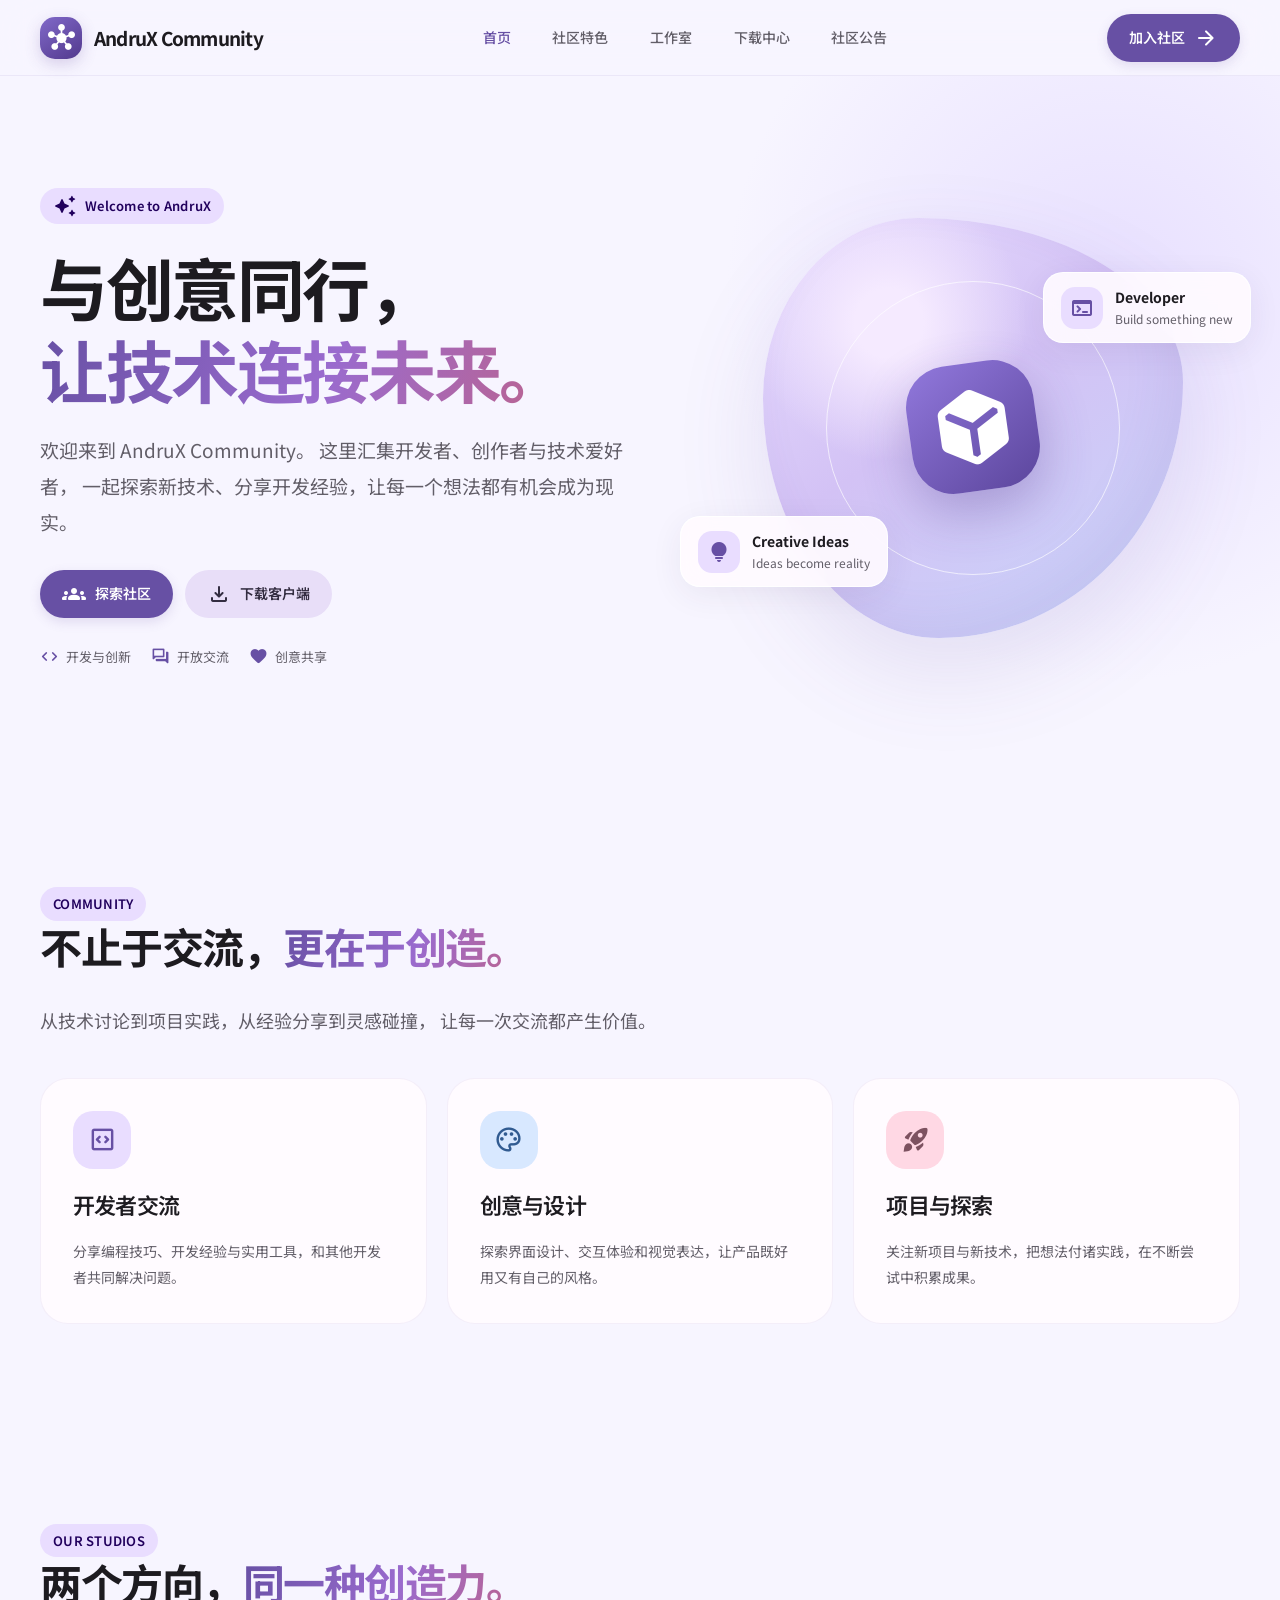
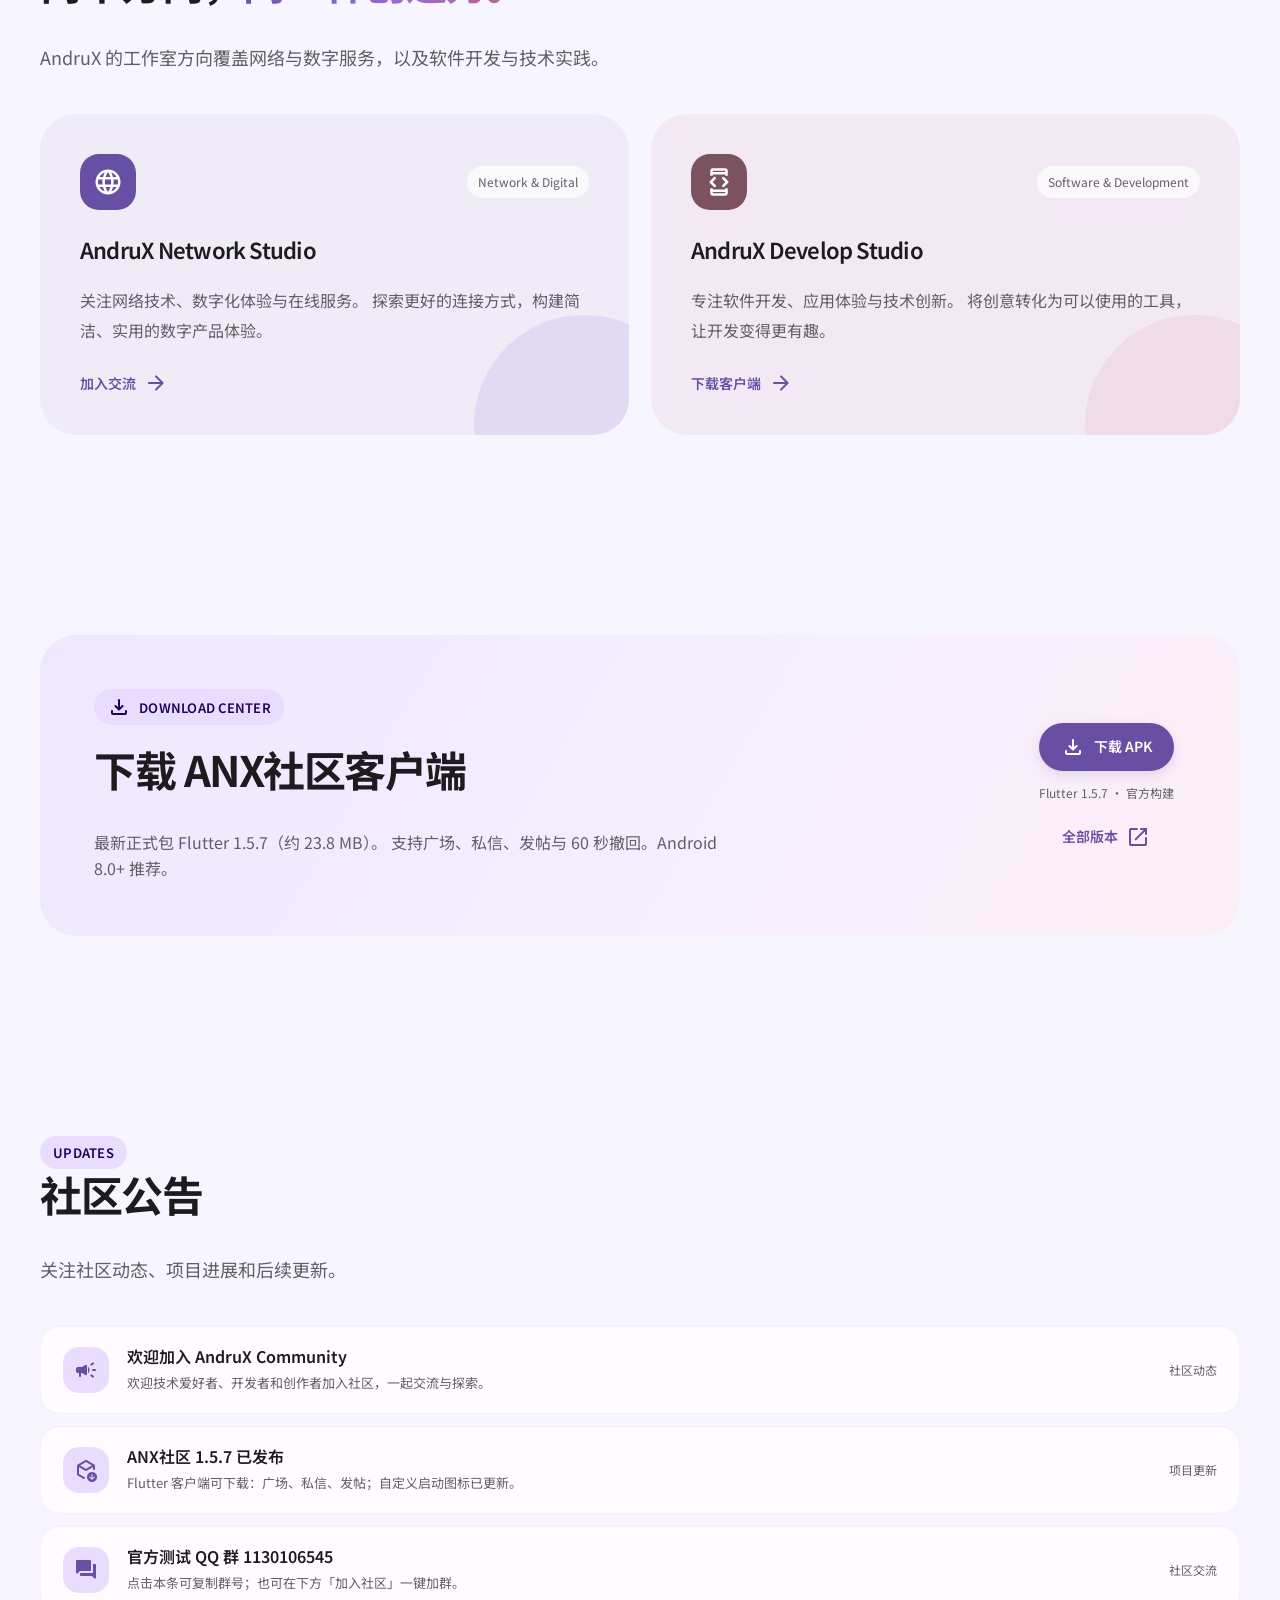
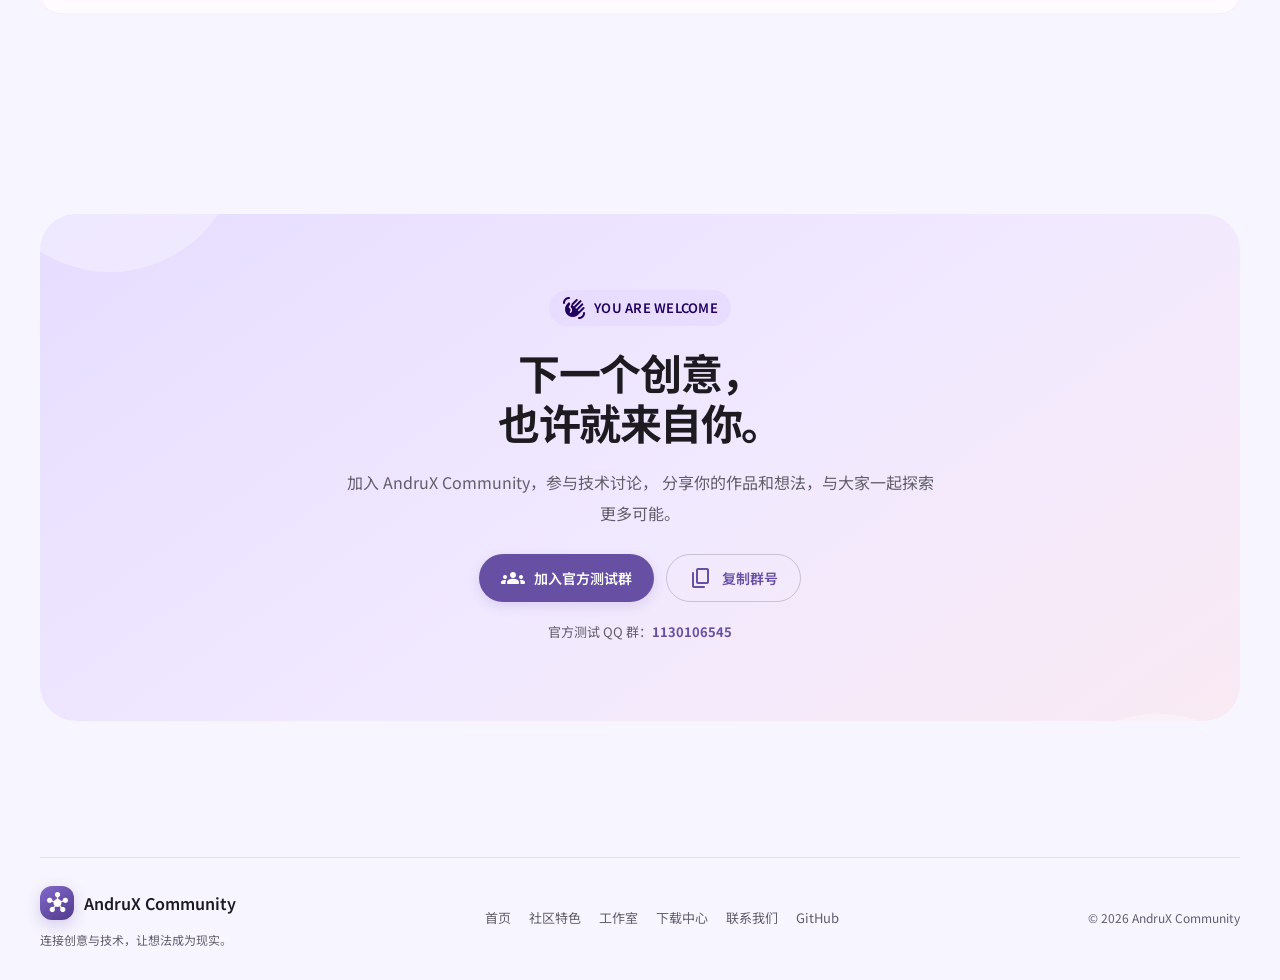
<file: index.html>
<!DOCTYPE html>
<html lang="zh-CN">
<head>
<meta charset="UTF-8">
<meta name="viewport" content="width=device-width, initial-scale=1, viewport-fit=cover">
<meta name="theme-color" content="#f7f5ff">
<meta name="description" content="AndruX Community — 连接开发者、分享创意、探索技术。ANX社区客户端下载与官方测试群。">
<title>AndruX Community — 与创意同行</title>

<link rel="preconnect" href="https://fonts.googleapis.com">
<link rel="preconnect" href="https://fonts.gstatic.com" crossorigin>
<link href="https://fonts.googleapis.com/css2?family=Google+Sans:wght@400;500;600;700&family=Noto+Sans+SC:wght@400;500;600;700&family=Material+Symbols+Rounded:opsz,wght,FILL,GRAD@20..48,400,0..1,0" rel="stylesheet">

<style>
:root {
  color-scheme: light;
  --primary: #6750a4;
  --on-primary: #ffffff;
  --primary-container: #e9ddff;
  --on-primary-container: #21005d;
  --secondary: #625b71;
  --secondary-container: #e8def8;
  --tertiary: #7d5260;
  --tertiary-container: #ffd8e4;
  --bg: #f7f5ff;
  --surface: #fffbff;
  --surface-container: #f0ecf7;
  --surface-high: #eae6f0;
  --outline: #797582;
  --text: #1d1b20;
  --text-secondary: #625e68;
  --radius-sm: 12px;
  --radius-md: 20px;
  --radius-lg: 28px;
  --radius-xl: 36px;
  --page-width: 1200px;
  --page-padding: clamp(16px, 4vw, 36px);
  --header-height: 76px;
  --shadow: 0 8px 32px rgba(54, 40, 85, .07);
}

* { box-sizing: border-box; }

html {
  scroll-behavior: smooth;
  scroll-padding-top: calc(var(--header-height) + 20px);
  -webkit-text-size-adjust: 100%;
  text-size-adjust: 100%;
}

body {
  margin: 0;
  min-width: 320px;
  background: var(--bg);
  color: var(--text);
  font-family: "Google Sans", "Noto Sans SC", sans-serif;
  font-size: 16px;
  line-height: 1.65;
  overflow-wrap: anywhere;
  -webkit-tap-highlight-color: transparent;
}

body.menu-open { overflow: hidden; }

img, svg, video, canvas { display: block; max-width: 100%; }

button, input, textarea, select { font: inherit; }
button, a { touch-action: manipulation; }
a { color: inherit; text-decoration: none; }
button { color: inherit; }

button:focus-visible,
a:focus-visible {
  outline: 3px solid var(--primary);
  outline-offset: 4px;
}

.material-symbols-rounded {
  font-family: "Material Symbols Rounded";
  font-weight: normal;
  font-style: normal;
  font-size: 24px;
  line-height: 1;
  display: inline-flex;
  white-space: nowrap;
  direction: ltr;
  font-feature-settings: "liga";
  -webkit-font-feature-settings: "liga";
  -webkit-font-smoothing: antialiased;
  user-select: none;
  flex-shrink: 0;
  font-variation-settings: "FILL" 0, "wght" 400, "GRAD" 0, "opsz" 24;
}

.material-symbols-rounded.fill {
  font-variation-settings: "FILL" 1, "wght" 400, "GRAD" 0, "opsz" 24;
}

.container {
  width: min(var(--page-width), calc(100% - var(--page-padding) * 2));
  margin-inline: auto;
}

.section { padding-block: clamp(56px, 8vw, 100px); }

.section-heading {
  max-width: 720px;
  margin-bottom: clamp(24px, 4vw, 42px);
}

.eyebrow {
  display: inline-flex;
  align-items: center;
  gap: 8px;
  padding: 6px 13px;
  border-radius: 999px;
  background: var(--primary-container);
  color: var(--on-primary-container);
  font-size: 13px;
  font-weight: 600;
  letter-spacing: .02em;
}

h1, h2, h3, p { margin-top: 0; }
h1, h2, h3 {
  line-height: 1.2;
  letter-spacing: -.035em;
  text-wrap: balance;
}
h1 { font-size: clamp(36px, 6vw, 68px); font-weight: 700; }
h2 { font-size: clamp(28px, 4vw, 42px); font-weight: 700; }
h3 { font-size: clamp(18px, 2vw, 22px); font-weight: 600; }
p { color: var(--text-secondary); }

.section-description {
  font-size: clamp(15px, 1.5vw, 18px);
  max-width: 650px;
}

.gradient-text {
  color: var(--primary);
  background: linear-gradient(110deg, #6750a4, #9a6bce 55%, #bd638b);
  -webkit-background-clip: text;
  background-clip: text;
  -webkit-text-fill-color: transparent;
}

.header {
  position: sticky;
  top: 0;
  z-index: 100;
  height: var(--header-height);
  padding-top: env(safe-area-inset-top);
  background: rgba(247, 245, 255, .88);
  border-bottom: 1px solid rgba(103, 80, 164, .08);
  backdrop-filter: blur(24px);
  -webkit-backdrop-filter: blur(24px);
}

.nav {
  height: 100%;
  display: flex;
  align-items: center;
  justify-content: space-between;
  gap: 20px;
}

.brand {
  display: inline-flex;
  align-items: center;
  gap: 12px;
  min-width: 0;
  font-weight: 700;
  font-size: 19px;
  letter-spacing: -.04em;
}

.brand-logo {
  width: 42px;
  height: 42px;
  border-radius: 15px;
  display: grid;
  place-items: center;
  flex-shrink: 0;
  color: white;
  background: linear-gradient(145deg, #8169c9, #52398d);
  box-shadow: 0 5px 15px rgba(103, 80, 164, .24);
}

.brand-logo .material-symbols-rounded { font-size: 27px; }

.nav-links {
  display: flex;
  align-items: center;
  gap: clamp(10px, 2vw, 28px);
}

.nav-link {
  display: inline-flex;
  align-items: center;
  min-height: 44px;
  padding: 0 8px;
  color: var(--text-secondary);
  font-size: 14px;
  font-weight: 500;
  white-space: nowrap;
  transition: color .2s;
}

.nav-link:hover,
.nav-link.active { color: var(--primary); }

.nav-actions {
  display: flex;
  align-items: center;
  gap: 10px;
}

.button {
  display: inline-flex;
  align-items: center;
  justify-content: center;
  gap: 9px;
  min-height: 48px;
  padding: 0 22px;
  border: 0;
  border-radius: 999px;
  font-size: 14px;
  font-weight: 600;
  cursor: pointer;
  transition: transform .2s, box-shadow .2s, background .2s;
  white-space: normal;
  text-align: center;
}

.button:hover { transform: translateY(-2px); }
.button:active { transform: scale(.97); }
.button:disabled {
  opacity: .6;
  cursor: not-allowed;
  transform: none;
}

.button-primary {
  background: var(--primary);
  color: white;
  box-shadow: 0 4px 12px rgba(103, 80, 164, .16);
}

.button-primary:hover {
  background: #59438f;
  box-shadow: 0 8px 20px rgba(103, 80, 164, .22);
}

.button-tonal {
  background: var(--secondary-container);
  color: #332d41;
}

.button-outline {
  background: transparent;
  border: 1px solid #c8c2d1;
  color: var(--primary);
}

.icon-button {
  width: 46px;
  height: 46px;
  border: 0;
  border-radius: 50%;
  display: grid;
  place-items: center;
  background: transparent;
  cursor: pointer;
}

.icon-button:hover { background: var(--surface-high); }
.menu-toggle { display: none; }

.hero {
  position: relative;
  isolation: isolate;
  overflow: hidden;
  padding-block: clamp(55px, 9vw, 112px) clamp(65px, 10vw, 120px);
}

.hero::before {
  content: "";
  position: absolute;
  z-index: -1;
  width: min(65vw, 800px);
  aspect-ratio: 1;
  top: -25%;
  right: -18%;
  border-radius: 50%;
  background: radial-gradient(circle, rgba(214, 199, 255, .48), rgba(247, 245, 255, 0) 68%);
  pointer-events: none;
}

.hero-grid {
  display: grid;
  grid-template-columns: minmax(0, 1.05fr) minmax(0, .95fr);
  align-items: center;
  gap: clamp(30px, 6vw, 80px);
}

.hero-copy { min-width: 0; }
.hero-copy h1 { margin-block: 22px; max-width: 700px; }
.hero-copy > p {
  max-width: 590px;
  font-size: clamp(16px, 1.7vw, 19px);
  line-height: 1.9;
}

.hero-buttons {
  display: flex;
  align-items: center;
  flex-wrap: wrap;
  gap: 12px;
  margin-top: 30px;
}

.hero-meta {
  display: flex;
  flex-wrap: wrap;
  gap: 20px;
  margin-top: 28px;
  color: var(--text-secondary);
  font-size: 13px;
}

.hero-meta span {
  display: inline-flex;
  align-items: center;
  gap: 7px;
}

.hero-meta .material-symbols-rounded {
  font-size: 19px;
  color: var(--primary);
}

.hero-art {
  position: relative;
  min-width: 0;
  min-height: 390px;
  display: grid;
  place-items: center;
}

.art-orb {
  position: relative;
  width: min(100%, 420px);
  aspect-ratio: 1;
  border-radius: 37% 63% 58% 42% / 43% 39% 61% 57%;
  background:
    radial-gradient(circle at 30% 25%, #f5eaff 0 8%, transparent 32%),
    linear-gradient(145deg, #e8ddff, #d3c2f5 45%, #c8d5fa);
  animation: orb-morph 12s ease-in-out infinite alternate;
  box-shadow: inset -16px -18px 45px rgba(96, 70, 151, .08),
              0 35px 90px rgba(103, 80, 164, .13);
}

.orb-inner {
  position: absolute;
  inset: 15%;
  border-radius: 50%;
  border: 1px solid rgba(255, 255, 255, .65);
  display: grid;
  place-items: center;
}

.orb-symbol {
  width: 44%;
  aspect-ratio: 1;
  border-radius: 32%;
  display: grid;
  place-items: center;
  color: white;
  background: linear-gradient(145deg, #9178dc, #5c469d);
  box-shadow: 0 20px 50px rgba(77, 52, 137, .3);
  transform: rotate(-8deg);
}

.orb-symbol .material-symbols-rounded {
  font-size: clamp(48px, 8vw, 90px);
}

.float-card {
  position: absolute;
  display: flex;
  align-items: center;
  gap: 12px;
  padding: 13px 17px;
  border-radius: 20px;
  background: rgba(255, 251, 255, .91);
  border: 1px solid rgba(255, 255, 255, .85);
  box-shadow: var(--shadow);
  backdrop-filter: blur(14px);
  -webkit-backdrop-filter: blur(14px);
  animation: float 5s ease-in-out infinite;
}

.float-card .material-symbols-rounded {
  width: 42px;
  height: 42px;
  display: grid;
  place-items: center;
  border-radius: 14px;
  background: var(--primary-container);
  color: var(--primary);
}

.float-card strong { display: block; font-size: 14px; }
.float-card small { display: block; color: var(--text-secondary); font-size: 12px; }
.float-card.card-one { top: 13%; right: -2%; }
.float-card.card-two { bottom: 12%; left: -5%; animation-delay: -2.5s; }

.features-grid {
  display: grid;
  grid-template-columns: repeat(3, minmax(0, 1fr));
  gap: 20px;
}

.feature-card {
  min-width: 0;
  padding: clamp(22px, 3vw, 32px);
  border: 1px solid rgba(103, 80, 164, .07);
  border-radius: var(--radius-lg);
  background: var(--surface);
  transition: transform .25s, box-shadow .25s;
}

.feature-card:hover {
  transform: translateY(-5px);
  box-shadow: var(--shadow);
}

.feature-icon {
  width: 58px;
  height: 58px;
  display: grid;
  place-items: center;
  margin-bottom: 22px;
  border-radius: 20px;
  background: var(--primary-container);
  color: var(--primary);
}

.feature-icon .material-symbols-rounded { font-size: 29px; }
.feature-card:nth-child(2) .feature-icon { background: #d8e8ff; color: #315b91; }
.feature-card:nth-child(3) .feature-icon { background: var(--tertiary-container); color: var(--tertiary); }
.feature-card p { margin-bottom: 0; font-size: 14px; line-height: 1.85; }

.studio-grid {
  display: grid;
  grid-template-columns: repeat(2, minmax(0, 1fr));
  gap: 22px;
}

.studio-card {
  position: relative;
  isolation: isolate;
  overflow: hidden;
  min-width: 0;
  padding: clamp(25px, 4vw, 40px);
  border-radius: var(--radius-xl);
  background: var(--surface-container);
}

.studio-card::after {
  content: "";
  position: absolute;
  z-index: -1;
  width: 220px;
  aspect-ratio: 1;
  right: -65px;
  bottom: -100px;
  border-radius: 50%;
  background: rgba(175, 153, 235, .22);
}

.studio-card:nth-child(2) { background: #f2e9f5; }
.studio-card:nth-child(2)::after { background: rgba(230, 168, 199, .22); }

.studio-top {
  display: flex;
  align-items: center;
  justify-content: space-between;
  gap: 16px;
  margin-bottom: 26px;
}

.studio-logo {
  width: 56px;
  height: 56px;
  display: grid;
  place-items: center;
  border-radius: 19px;
  background: var(--primary);
  color: white;
}

.studio-card:nth-child(2) .studio-logo { background: var(--tertiary); }
.studio-logo .material-symbols-rounded { font-size: 30px; }

.studio-tag {
  padding: 6px 11px;
  border-radius: 999px;
  background: rgba(255,255,255,.7);
  color: var(--text-secondary);
  font-size: 12px;
}

.studio-card p { line-height: 1.9; }

.text-link {
  display: inline-flex;
  align-items: center;
  gap: 8px;
  color: var(--primary);
  font-weight: 600;
  font-size: 14px;
  margin-top: 10px;
}

.download-panel {
  display: grid;
  grid-template-columns: minmax(0, 1fr) auto;
  align-items: center;
  gap: 30px;
  padding: clamp(26px, 5vw, 54px);
  border-radius: var(--radius-xl);
  background: linear-gradient(120deg, #eee7ff, #f6efff 60%, #fceef5);
  overflow: hidden;
}

.download-panel h2 { margin-top: 18px; }
.download-panel p { max-width: 650px; margin-bottom: 0; }

.download-action {
  display: flex;
  flex-direction: column;
  align-items: center;
  gap: 12px;
  min-width: 160px;
}

.download-action small {
  color: var(--text-secondary);
  font-size: 12px;
  text-align: center;
}

.news-list { display: grid; gap: 12px; }

.news-item {
  display: grid;
  grid-template-columns: auto minmax(0, 1fr) auto;
  align-items: center;
  gap: 18px;
  padding: 20px 22px;
  border-radius: var(--radius-md);
  background: var(--surface);
  border: 1px solid rgba(103, 80, 164, .06);
  transition: background .2s, transform .2s;
  cursor: default;
}

.news-item:hover {
  background: #f1ebff;
  transform: translateX(3px);
}

.news-icon {
  width: 46px;
  height: 46px;
  border-radius: 16px;
  display: grid;
  place-items: center;
  color: var(--primary);
  background: var(--primary-container);
}

.news-item h3 { margin-bottom: 5px; font-size: 16px; letter-spacing: 0; }
.news-item p { margin-bottom: 0; font-size: 13px; }
.news-date { color: var(--text-secondary); font-size: 12px; white-space: nowrap; }

.community-card {
  position: relative;
  isolation: isolate;
  overflow: hidden;
  padding: clamp(35px, 7vw, 76px) var(--page-padding);
  border-radius: var(--radius-xl);
  text-align: center;
  background: linear-gradient(145deg, #e6ddff, #f1e9ff 55%, #f9eaf3);
}

.community-card::before,
.community-card::after {
  content: "";
  position: absolute;
  z-index: -1;
  width: clamp(120px, 22vw, 260px);
  aspect-ratio: 1;
  border-radius: 50%;
  background: rgba(255, 255, 255, .3);
}

.community-card::before { top: -40%; left: -5%; }
.community-card::after { right: -4%; bottom: -50%; }

.community-card h2 { margin-block: 20px; }
.community-card p {
  max-width: 600px;
  margin: 0 auto 26px;
  line-height: 1.9;
}

.community-actions {
  display: flex;
  justify-content: center;
  flex-wrap: wrap;
  gap: 12px;
}

.toast {
  position: fixed;
  left: 50%;
  bottom: calc(24px + env(safe-area-inset-bottom));
  transform: translateX(-50%) translateY(120%);
  z-index: 200;
  padding: 12px 18px;
  border-radius: 999px;
  background: #1d1b20;
  color: #fff;
  font-size: 14px;
  font-weight: 600;
  box-shadow: 0 10px 30px rgba(0,0,0,.2);
  opacity: 0;
  pointer-events: none;
  transition: transform .25s ease, opacity .25s ease;
  max-width: min(90vw, 360px);
  text-align: center;
}

.toast.show {
  transform: translateX(-50%) translateY(0);
  opacity: 1;
}

.footer {
  padding: 36px 0 calc(30px + env(safe-area-inset-bottom));
}

.footer-inner {
  display: flex;
  align-items: center;
  justify-content: space-between;
  flex-wrap: wrap;
  gap: 22px;
  padding-top: 28px;
  border-top: 1px solid rgba(103, 80, 164, .14);
}

.footer-brand {
  display: flex;
  align-items: center;
  gap: 10px;
  font-weight: 600;
}

.footer-brand .brand-logo {
  width: 34px;
  height: 34px;
  border-radius: 12px;
}

.footer-brand .brand-logo .material-symbols-rounded { font-size: 21px; }
.footer p { margin: 0; font-size: 12px; }

.footer-links {
  display: flex;
  flex-wrap: wrap;
  gap: 18px;
  color: var(--text-secondary);
  font-size: 13px;
}

.footer-links a:hover { color: var(--primary); }

.reveal {
  opacity: 0;
  transform: translateY(22px);
  transition: opacity .65s ease, transform .65s ease;
}

.reveal.visible {
  opacity: 1;
  transform: translateY(0);
}

@keyframes orb-morph {
  0% {
    border-radius: 37% 63% 58% 42% / 43% 39% 61% 57%;
    transform: rotate(-5deg);
  }
  100% {
    border-radius: 56% 44% 39% 61% / 54% 62% 38% 46%;
    transform: rotate(5deg);
  }
}

@keyframes float {
  0%, 100% { transform: translateY(0); }
  50% { transform: translateY(-12px); }
}

@media (max-width: 1000px) {
  :root { --header-height: 70px; }
  .nav-links { gap: 8px; }
  .nav-link { padding-inline: 5px; font-size: 13px; }
  .nav-actions .button { padding-inline: 17px; }
  .hero-grid { gap: 24px; }
  .hero-art { min-height: 340px; }
  .features-grid { gap: 14px; }
  .feature-card { padding: 22px; }
}

@media (max-width: 760px) {
  :root { --header-height: 66px; }

  .nav-links {
    position: fixed;
    top: calc(var(--header-height) + env(safe-area-inset-top));
    left: 0;
    right: 0;
    bottom: 0;
    height: calc(100dvh - var(--header-height) - env(safe-area-inset-top));
    padding: 20px var(--page-padding) calc(30px + env(safe-area-inset-bottom));
    display: flex;
    flex-direction: column;
    align-items: stretch;
    gap: 8px;
    background: rgba(247, 245, 255, .98);
    overflow-y: auto;
    overscroll-behavior: contain;
    opacity: 0;
    visibility: hidden;
    pointer-events: none;
    transform: translateY(-8px);
    transition: opacity .2s, transform .2s, visibility .2s;
  }

  .nav-links.open {
    opacity: 1;
    visibility: visible;
    pointer-events: auto;
    transform: translateY(0);
  }

  .nav-link {
    min-height: 54px;
    padding: 0 18px;
    border-radius: 17px;
    font-size: 16px;
  }

  .nav-link:hover,
  .nav-link.active { background: var(--primary-container); }

  .menu-toggle { display: grid; }
  .nav-actions > .button { min-height: 42px; padding-inline: 16px; font-size: 13px; }

  .hero { padding-top: 48px; }
  .hero-grid { grid-template-columns: minmax(0, 1fr); gap: 22px; }
  .hero-copy { text-align: center; }
  .hero-copy h1, .hero-copy > p { margin-inline: auto; }
  .hero-buttons, .hero-meta { justify-content: center; }
  .hero-art {
    width: min(100%, 440px);
    min-height: auto;
    aspect-ratio: 1 / .9;
    margin-inline: auto;
  }
  .art-orb { width: 78%; }
  .float-card.card-one { right: 0; top: 8%; }
  .float-card.card-two { left: 0; bottom: 8%; }
  .features-grid { grid-template-columns: repeat(2, minmax(0, 1fr)); }
  .studio-grid { gap: 14px; }
  .download-panel { grid-template-columns: minmax(0, 1fr); text-align: center; }
  .download-panel p { margin-inline: auto; }
  .download-action { min-width: 0; }
}

@media (max-width: 480px) {
  :root { --page-padding: 17px; }
  body { font-size: 15px; }
  .brand { gap: 8px; font-size: 16px; }
  .brand-logo { width: 37px; height: 37px; border-radius: 13px; }
  .nav-actions { gap: 2px; }
  .nav-actions > .button { padding-inline: 12px; min-height: 40px; }
  .icon-button { width: 42px; height: 42px; }
  .hero { padding-top: 40px; padding-bottom: 55px; }
  .hero-copy h1 { font-size: clamp(34px, 10vw, 46px); }
  .hero-copy > p { font-size: 15px; }
  .hero-buttons { gap: 10px; }
  .hero-buttons .button { min-height: 46px; padding-inline: 17px; }
  .hero-meta { gap: 12px; font-size: 12px; }
  .hero-art { aspect-ratio: 1 / .92; }
  .float-card { gap: 8px; padding: 10px 12px; border-radius: 16px; }
  .float-card .material-symbols-rounded { width: 34px; height: 34px; border-radius: 11px; font-size: 21px; }
  .float-card strong { font-size: 12px; }
  .float-card small { font-size: 10px; }
  .section { padding-block: 55px; }
  .features-grid { grid-template-columns: minmax(0, 1fr); gap: 13px; }
  .feature-card {
    display: grid;
    grid-template-columns: 48px minmax(0, 1fr);
    column-gap: 15px;
    padding: 20px;
    border-radius: 22px;
  }
  .feature-icon {
    grid-row: span 2;
    width: 48px;
    height: 48px;
    margin: 0;
    border-radius: 16px;
  }
  .feature-icon .material-symbols-rounded { font-size: 25px; }
  .feature-card h3 { align-self: center; margin: 0 0 6px; }
  .feature-card p { grid-column: 2; font-size: 13px; }
  .studio-grid { grid-template-columns: minmax(0, 1fr); }
  .studio-card { padding: 25px; border-radius: 25px; }
  .studio-top { margin-bottom: 20px; }
  .studio-logo { width: 49px; height: 49px; border-radius: 16px; }
  .download-panel { padding: 28px 20px; border-radius: 26px; }
  .news-item { grid-template-columns: auto minmax(0, 1fr); gap: 12px; padding: 16px; }
  .news-icon { width: 40px; height: 40px; border-radius: 14px; }
  .news-item h3 { font-size: 14px; }
  .news-item p { font-size: 12px; }
  .news-date { grid-column: 2; margin-top: -7px; }
  .community-card { padding: 36px 20px; border-radius: 27px; }
  .community-actions { flex-direction: column; }
  .community-actions .button { width: 100%; }
  .footer-inner { flex-direction: column; align-items: flex-start; }
  .footer-links { gap: 14px; }
}

@media (max-width: 360px) {
  :root { --page-padding: 13px; }
  .brand { font-size: 14px; }
  .brand-logo { width: 33px; height: 33px; }
  .nav-actions > .button { padding-inline: 9px; font-size: 12px; }
  .hero-copy h1 { font-size: 33px; }
  .hero-buttons .button { padding-inline: 13px; font-size: 13px; }
  .float-card { padding: 8px 10px; }
}

@media (min-width: 1600px) {
  :root { --page-width: 1320px; }
  .hero { padding-block: 130px 145px; }
}

@media (max-height: 500px) and (orientation: landscape) {
  :root { --header-height: 58px; }
  .hero { padding-block: 35px; }
  .hero-grid { grid-template-columns: minmax(0, 1fr) minmax(0, .8fr); }
  .hero-copy h1 { font-size: clamp(32px, 5vw, 48px); }
  .hero-art { min-height: 250px; }
  .art-orb { width: min(65%, 270px); }
  .section { padding-block: 42px; }
}

@media (prefers-reduced-motion: reduce) {
  *, *::before, *::after {
    scroll-behavior: auto !important;
    animation-duration: .01ms !important;
    animation-iteration-count: 1 !important;
    transition-duration: .01ms !important;
  }
  .reveal { opacity: 1; transform: none; }
}
</style>
</head>

<body>
<header class="header">
  <nav class="nav container" aria-label="主导航">
    <a class="brand" href="#home" aria-label="AndruX Community 首页">
      <span class="brand-logo">
        <span class="material-symbols-rounded fill">hub</span>
      </span>
      <span>AndruX Community</span>
    </a>

    <div class="nav-links" id="navLinks">
      <a class="nav-link active" href="#home">首页</a>
      <a class="nav-link" href="#features">社区特色</a>
      <a class="nav-link" href="#studios">工作室</a>
      <a class="nav-link" href="#downloads">下载中心</a>
      <a class="nav-link" href="#news">社区公告</a>
    </div>

    <div class="nav-actions">
      <a class="button button-primary" href="#community">
        加入社区
        <span class="material-symbols-rounded">arrow_forward</span>
      </a>
      <button class="icon-button menu-toggle" id="menuToggle"
              type="button"
              aria-label="打开导航菜单" aria-expanded="false"
              aria-controls="navLinks">
        <span class="material-symbols-rounded" id="menuIcon">menu</span>
      </button>
    </div>
  </nav>
</header>

<main>
  <section class="hero" id="home">
    <div class="container hero-grid">
      <div class="hero-copy reveal">
        <span class="eyebrow">
          <span class="material-symbols-rounded fill">auto_awesome</span>
          Welcome to AndruX
        </span>

        <h1>
          与创意同行，<br>
          <span class="gradient-text">让技术连接未来。</span>
        </h1>

        <p>
          欢迎来到 AndruX Community。
          这里汇集开发者、创作者与技术爱好者，
          一起探索新技术、分享开发经验，让每一个想法都有机会成为现实。
        </p>

        <div class="hero-buttons">
          <a class="button button-primary" href="#community">
            <span class="material-symbols-rounded fill">groups</span>
            探索社区
          </a>
          <a class="button button-tonal" href="#downloads">
            <span class="material-symbols-rounded">download</span>
            下载客户端
          </a>
        </div>

        <div class="hero-meta">
          <span>
            <span class="material-symbols-rounded">code</span>
            开发与创新
          </span>
          <span>
            <span class="material-symbols-rounded">forum</span>
            开放交流
          </span>
          <span>
            <span class="material-symbols-rounded fill">favorite</span>
            创意共享
          </span>
        </div>
      </div>

      <div class="hero-art reveal" aria-label="AndruX 创意主题装饰">
        <div class="art-orb">
          <div class="orb-inner">
            <div class="orb-symbol">
              <span class="material-symbols-rounded fill">deployed_code</span>
            </div>
          </div>
        </div>

        <div class="float-card card-one">
          <span class="material-symbols-rounded">terminal</span>
          <div>
            <strong>Developer</strong>
            <small>Build something new</small>
          </div>
        </div>

        <div class="float-card card-two">
          <span class="material-symbols-rounded fill">lightbulb</span>
          <div>
            <strong>Creative Ideas</strong>
            <small>Ideas become reality</small>
          </div>
        </div>
      </div>
    </div>
  </section>

  <section class="section" id="features">
    <div class="container">
      <div class="section-heading reveal">
        <span class="eyebrow">COMMUNITY</span>
        <h2>不止于交流，<span class="gradient-text">更在于创造。</span></h2>
        <p class="section-description">
          从技术讨论到项目实践，从经验分享到灵感碰撞，
          让每一次交流都产生价值。
        </p>
      </div>

      <div class="features-grid">
        <article class="feature-card reveal">
          <div class="feature-icon">
            <span class="material-symbols-rounded">code_blocks</span>
          </div>
          <h3>开发者交流</h3>
          <p>分享编程技巧、开发经验与实用工具，和其他开发者共同解决问题。</p>
        </article>

        <article class="feature-card reveal">
          <div class="feature-icon">
            <span class="material-symbols-rounded">palette</span>
          </div>
          <h3>创意与设计</h3>
          <p>探索界面设计、交互体验和视觉表达，让产品既好用又有自己的风格。</p>
        </article>

        <article class="feature-card reveal">
          <div class="feature-icon">
            <span class="material-symbols-rounded fill">rocket_launch</span>
          </div>
          <h3>项目与探索</h3>
          <p>关注新项目与新技术，把想法付诸实践，在不断尝试中积累成果。</p>
        </article>
      </div>
    </div>
  </section>

  <section class="section" id="studios">
    <div class="container">
      <div class="section-heading reveal">
        <span class="eyebrow">OUR STUDIOS</span>
        <h2>两个方向，<span class="gradient-text">同一种创造力。</span></h2>
        <p class="section-description">
          AndruX 的工作室方向覆盖网络与数字服务，以及软件开发与技术实践。
        </p>
      </div>

      <div class="studio-grid">
        <article class="studio-card reveal">
          <div class="studio-top">
            <div class="studio-logo">
              <span class="material-symbols-rounded">language</span>
            </div>
            <span class="studio-tag">Network & Digital</span>
          </div>
          <h3>AndruX Network Studio</h3>
          <p>
            关注网络技术、数字化体验与在线服务。
            探索更好的连接方式，构建简洁、实用的数字产品体验。
          </p>
          <a class="text-link" href="#community">
            加入交流
            <span class="material-symbols-rounded">arrow_forward</span>
          </a>
        </article>

        <article class="studio-card reveal">
          <div class="studio-top">
            <div class="studio-logo">
              <span class="material-symbols-rounded">developer_mode</span>
            </div>
            <span class="studio-tag">Software & Development</span>
          </div>
          <h3>AndruX Develop Studio</h3>
          <p>
            专注软件开发、应用体验与技术创新。
            将创意转化为可以使用的工具，让开发变得更有趣。
          </p>
          <a class="text-link" href="#downloads">
            下载客户端
            <span class="material-symbols-rounded">arrow_forward</span>
          </a>
        </article>
      </div>
    </div>
  </section>

  <section class="section" id="downloads">
    <div class="container">
      <div class="download-panel reveal">
        <div>
          <span class="eyebrow">
            <span class="material-symbols-rounded fill">download</span>
            DOWNLOAD CENTER
          </span>
          <h2>下载 ANX社区客户端</h2>
          <p>
            最新正式包 Flutter 1.5.7（约 23.8 MB）。
            支持广场、私信、发帖与 60 秒撤回。Android 8.0+ 推荐。
          </p>
        </div>

        <div class="download-action">
          <button class="button button-primary" id="downloadButton" type="button">
            <span class="material-symbols-rounded fill">download</span>
            下载 APK
          </button>
          <small id="downloadHint">Flutter 1.5.7 · 官方构建</small>
          <a class="text-link" id="releasesLink" href="https://github.com/AndruXStudio/ANX-Community/releases" target="_blank" rel="noopener noreferrer">
            全部版本
            <span class="material-symbols-rounded">open_in_new</span>
          </a>
        </div>
      </div>
    </div>
  </section>

  <section class="section" id="news">
    <div class="container">
      <div class="section-heading reveal">
        <span class="eyebrow">UPDATES</span>
        <h2>社区公告</h2>
        <p class="section-description">
          关注社区动态、项目进展和后续更新。
        </p>
      </div>

      <div class="news-list">
        <article class="news-item reveal">
          <div class="news-icon">
            <span class="material-symbols-rounded fill">campaign</span>
          </div>
          <div>
            <h3>欢迎加入 AndruX Community</h3>
            <p>欢迎技术爱好者、开发者和创作者加入社区，一起交流与探索。</p>
          </div>
          <span class="news-date">社区动态</span>
        </article>

        <article class="news-item reveal">
          <div class="news-icon">
            <span class="material-symbols-rounded">deployed_code_update</span>
          </div>
          <div>
            <h3>ANX社区 1.5.7 已发布</h3>
            <p>Flutter 客户端可下载：广场、私信、发帖；自定义启动图标已更新。</p>
          </div>
          <span class="news-date">项目更新</span>
        </article>

        <article class="news-item reveal" id="newsQQ" role="button" tabindex="0">
          <div class="news-icon">
            <span class="material-symbols-rounded fill">forum</span>
          </div>
          <div>
            <h3>官方测试 QQ 群 1130106545</h3>
            <p>点击本条可复制群号；也可在下方「加入社区」一键加群。</p>
          </div>
          <span class="news-date">社区交流</span>
        </article>
      </div>
    </div>
  </section>

  <section class="section" id="community">
    <div class="container">
      <div class="community-card reveal">
        <span class="eyebrow">
          <span class="material-symbols-rounded fill">waving_hand</span>
          YOU ARE WELCOME
        </span>

        <h2>下一个创意，<br>也许就来自你。</h2>
        <p>
          加入 AndruX Community，参与技术讨论，
          分享你的作品和想法，与大家一起探索更多可能。
        </p>

        <div class="community-actions">
          <button class="button button-primary" id="joinButton" type="button">
            <span class="material-symbols-rounded fill">groups</span>
            加入官方测试群
          </button>

          <button class="button button-outline" id="copyGroupButton" type="button">
            <span class="material-symbols-rounded">content_copy</span>
            复制群号
          </button>
        </div>

        <p style="margin-top:18px;margin-bottom:0;font-size:13px;">
          官方测试 QQ 群：<strong style="color:var(--primary);">1130106545</strong>
        </p>
      </div>
    </div>
  </section>
</main>

<footer class="footer">
  <div class="container footer-inner">
    <div>
      <div class="footer-brand">
        <span class="brand-logo">
          <span class="material-symbols-rounded fill">hub</span>
        </span>
        <span>AndruX Community</span>
      </div>
      <p style="margin-top:10px;">连接创意与技术，让想法成为现实。</p>
    </div>

    <div class="footer-links">
      <a href="#home">首页</a>
      <a href="#features">社区特色</a>
      <a href="#studios">工作室</a>
      <a href="#downloads">下载中心</a>
      <a href="#community">联系我们</a>
      <a href="https://github.com/AndruXStudio/ANX-Community" target="_blank" rel="noopener noreferrer">GitHub</a>
    </div>

    <p>© <span id="year"></span> AndruX Community</p>
  </div>
</footer>

<div class="toast" id="toast" role="status" aria-live="polite"></div>

<script>
const CONFIG = {
  downloadUrl: "https://github.com/AndruXStudio/ANX-Community/releases/download/flutter-v1.5.7-38/ANX-Community-Flutter-1.5.7.apk",
  releasesUrl: "https://github.com/AndruXStudio/ANX-Community/releases",
  githubUrl: "https://github.com/AndruXStudio/ANX-Community",
  qqGroupUrl: "https://qm.qq.com/cgi-bin/qm/qr?_wv=1027&group_code=1130106545",
  qqGroupNumber: "1130106545"
};

const $ = (selector) => document.querySelector(selector);
const $$ = (selector) => document.querySelectorAll(selector);

$("#year").textContent = new Date().getFullYear();

function showToast(message) {
  const el = $("#toast");
  if (!el) return;
  el.textContent = message;
  el.classList.add("show");
  clearTimeout(showToast._t);
  showToast._t = setTimeout(() => el.classList.remove("show"), 2200);
}

/* 移动端导航 */
const menuToggle = $("#menuToggle");
const navLinks = $("#navLinks");
const menuIcon = $("#menuIcon");

function closeMenu() {
  navLinks.classList.remove("open");
  menuToggle.setAttribute("aria-expanded", "false");
  menuToggle.setAttribute("aria-label", "打开导航菜单");
  menuIcon.textContent = "menu";
  document.body.classList.remove("menu-open");
}

function toggleMenu() {
  const isOpen = navLinks.classList.toggle("open");
  menuToggle.setAttribute("aria-expanded", String(isOpen));
  menuToggle.setAttribute("aria-label", isOpen ? "关闭导航菜单" : "打开导航菜单");
  menuIcon.textContent = isOpen ? "close" : "menu";
  document.body.classList.toggle("menu-open", isOpen);
}

menuToggle.addEventListener("click", (e) => {
  e.stopPropagation();
  toggleMenu();
});

$$(".nav-link").forEach((link) => {
  link.addEventListener("click", closeMenu);
});

window.addEventListener("resize", () => {
  if (window.innerWidth > 760) closeMenu();
});

document.addEventListener("click", (event) => {
  if (
    navLinks.classList.contains("open") &&
    !navLinks.contains(event.target) &&
    !menuToggle.contains(event.target)
  ) {
    closeMenu();
  }
});

document.addEventListener("keydown", (event) => {
  if (event.key === "Escape" && navLinks.classList.contains("open")) {
    closeMenu();
    menuToggle.focus();
  }
});

/* 下载 APK */
$("#downloadButton").addEventListener("click", () => {
  const url = (CONFIG.downloadUrl || "").trim();
  if (!url) {
    $("#downloadHint").textContent = "请先配置真实下载链接";
    $("#downloadHint").style.color = "#b3261e";
    showToast("下载链接尚未配置");
    return;
  }
  showToast("开始下载安装包…");
  const a = document.createElement("a");
  a.href = url;
  a.rel = "noopener noreferrer";
  a.download = "";
  document.body.appendChild(a);
  a.click();
  a.remove();
});

async function copyText(text) {
  try {
    if (navigator.clipboard && window.isSecureContext) {
      await navigator.clipboard.writeText(text);
      return true;
    }
  } catch (_) {}

  const textarea = document.createElement("textarea");
  textarea.value = text;
  textarea.setAttribute("readonly", "");
  textarea.style.position = "fixed";
  textarea.style.opacity = "0";
  textarea.style.pointerEvents = "none";
  document.body.appendChild(textarea);
  textarea.focus();
  textarea.select();
  textarea.setSelectionRange(0, textarea.value.length);

  let success = false;
  try {
    success = document.execCommand("copy");
  } catch (_) {
    success = false;
  }
  textarea.remove();
  return success;
}

async function copyGroupNumber(feedbackButton) {
  const success = await copyText(CONFIG.qqGroupNumber);
  if (success) {
    showToast("已复制群号 " + CONFIG.qqGroupNumber);
    if (feedbackButton) {
      const prev = feedbackButton.innerHTML;
      feedbackButton.innerHTML =
        '<span class="material-symbols-rounded fill">check</span> 已复制群号';
      setTimeout(() => {
        feedbackButton.innerHTML = prev;
      }, 1800);
    }
  } else {
    window.prompt("请手动复制官方测试 QQ 群号：", CONFIG.qqGroupNumber);
  }
  return success;
}

$("#copyGroupButton").addEventListener("click", () => {
  copyGroupNumber($("#copyGroupButton"));
});

$("#joinButton").addEventListener("click", async () => {
  const groupUrl = (CONFIG.qqGroupUrl || "").trim();
  if (groupUrl) {
    showToast("正在打开 QQ 加群…");
    window.open(groupUrl, "_blank", "noopener,noreferrer");
    // 同时复制群号，方便打不开 QQ 时手动搜索
    await copyText(CONFIG.qqGroupNumber);
    return;
  }
  await copyGroupNumber($("#joinButton"));
  showToast("群号已复制，请在 QQ 中搜索加入");
});

/* 公告：点 QQ 那条复制群号 */
const newsQQ = $("#newsQQ");
if (newsQQ) {
  const onNewsQQ = () => copyGroupNumber();
  newsQQ.addEventListener("click", onNewsQQ);
  newsQQ.addEventListener("keydown", (e) => {
    if (e.key === "Enter" || e.key === " ") {
      e.preventDefault();
      onNewsQQ();
    }
  });
}

/* 滚动渐入 */
const revealItems = $$(".reveal");
const reduceMotion = window.matchMedia("(prefers-reduced-motion: reduce)").matches;

if ("IntersectionObserver" in window && !reduceMotion) {
  const observer = new IntersectionObserver((entries, obs) => {
    entries.forEach((entry) => {
      if (entry.isIntersecting) {
        entry.target.classList.add("visible");
        obs.unobserve(entry.target);
      }
    });
  }, { threshold: 0.08, rootMargin: "0px 0px -35px 0px" });
  revealItems.forEach((item) => observer.observe(item));
} else {
  revealItems.forEach((item) => item.classList.add("visible"));
}

/* 导航高亮 */
const sections = $$("main section[id]");
const navItems = $$(".nav-link");

if ("IntersectionObserver" in window) {
  const sectionObserver = new IntersectionObserver((entries) => {
    entries.forEach((entry) => {
      if (!entry.isIntersecting) return;
      navItems.forEach((link) => {
        const active = link.getAttribute("href") === "#" + entry.target.id;
        link.classList.toggle("active", active);
        if (active) link.setAttribute("aria-current", "location");
        else link.removeAttribute("aria-current");
      });
    });
  }, { rootMargin: "-25% 0px -60% 0px", threshold: 0 });
  sections.forEach((section) => sectionObserver.observe(section));
}
</script>
</body>
</html>
</file>
